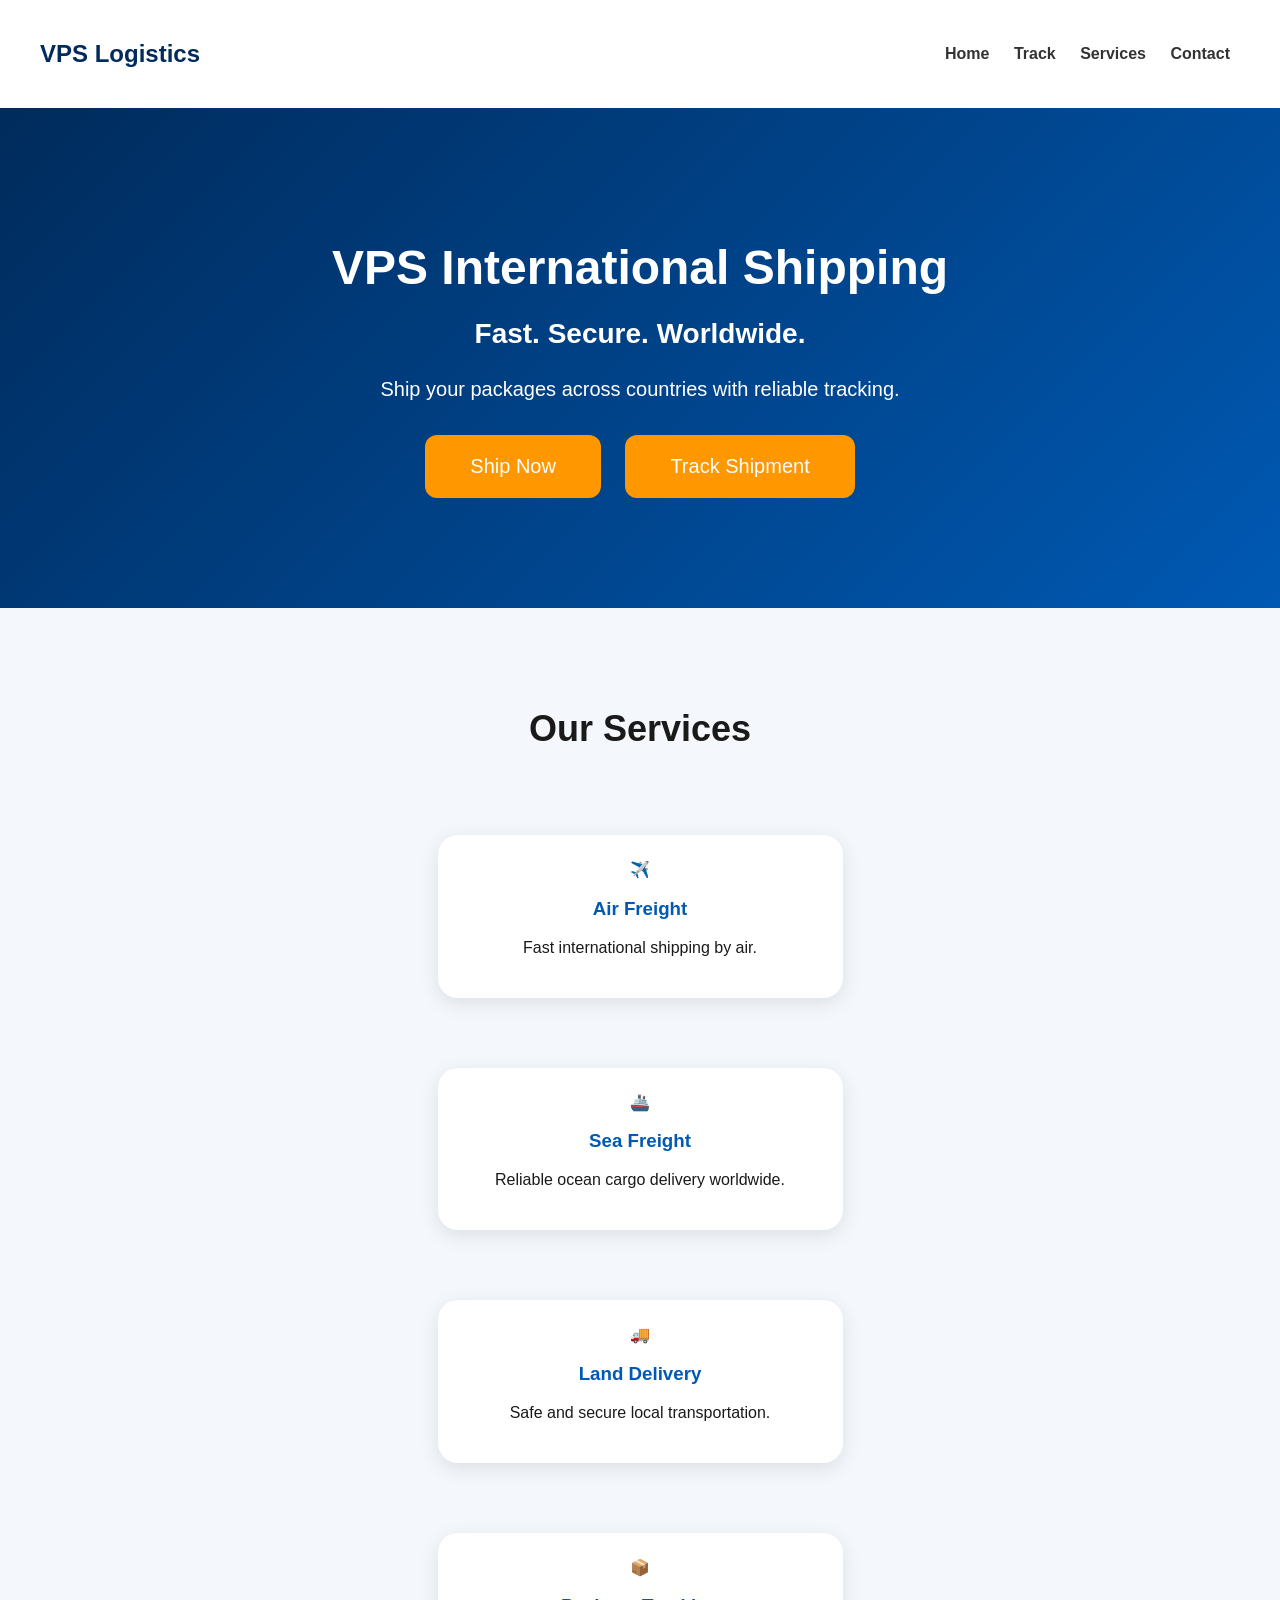
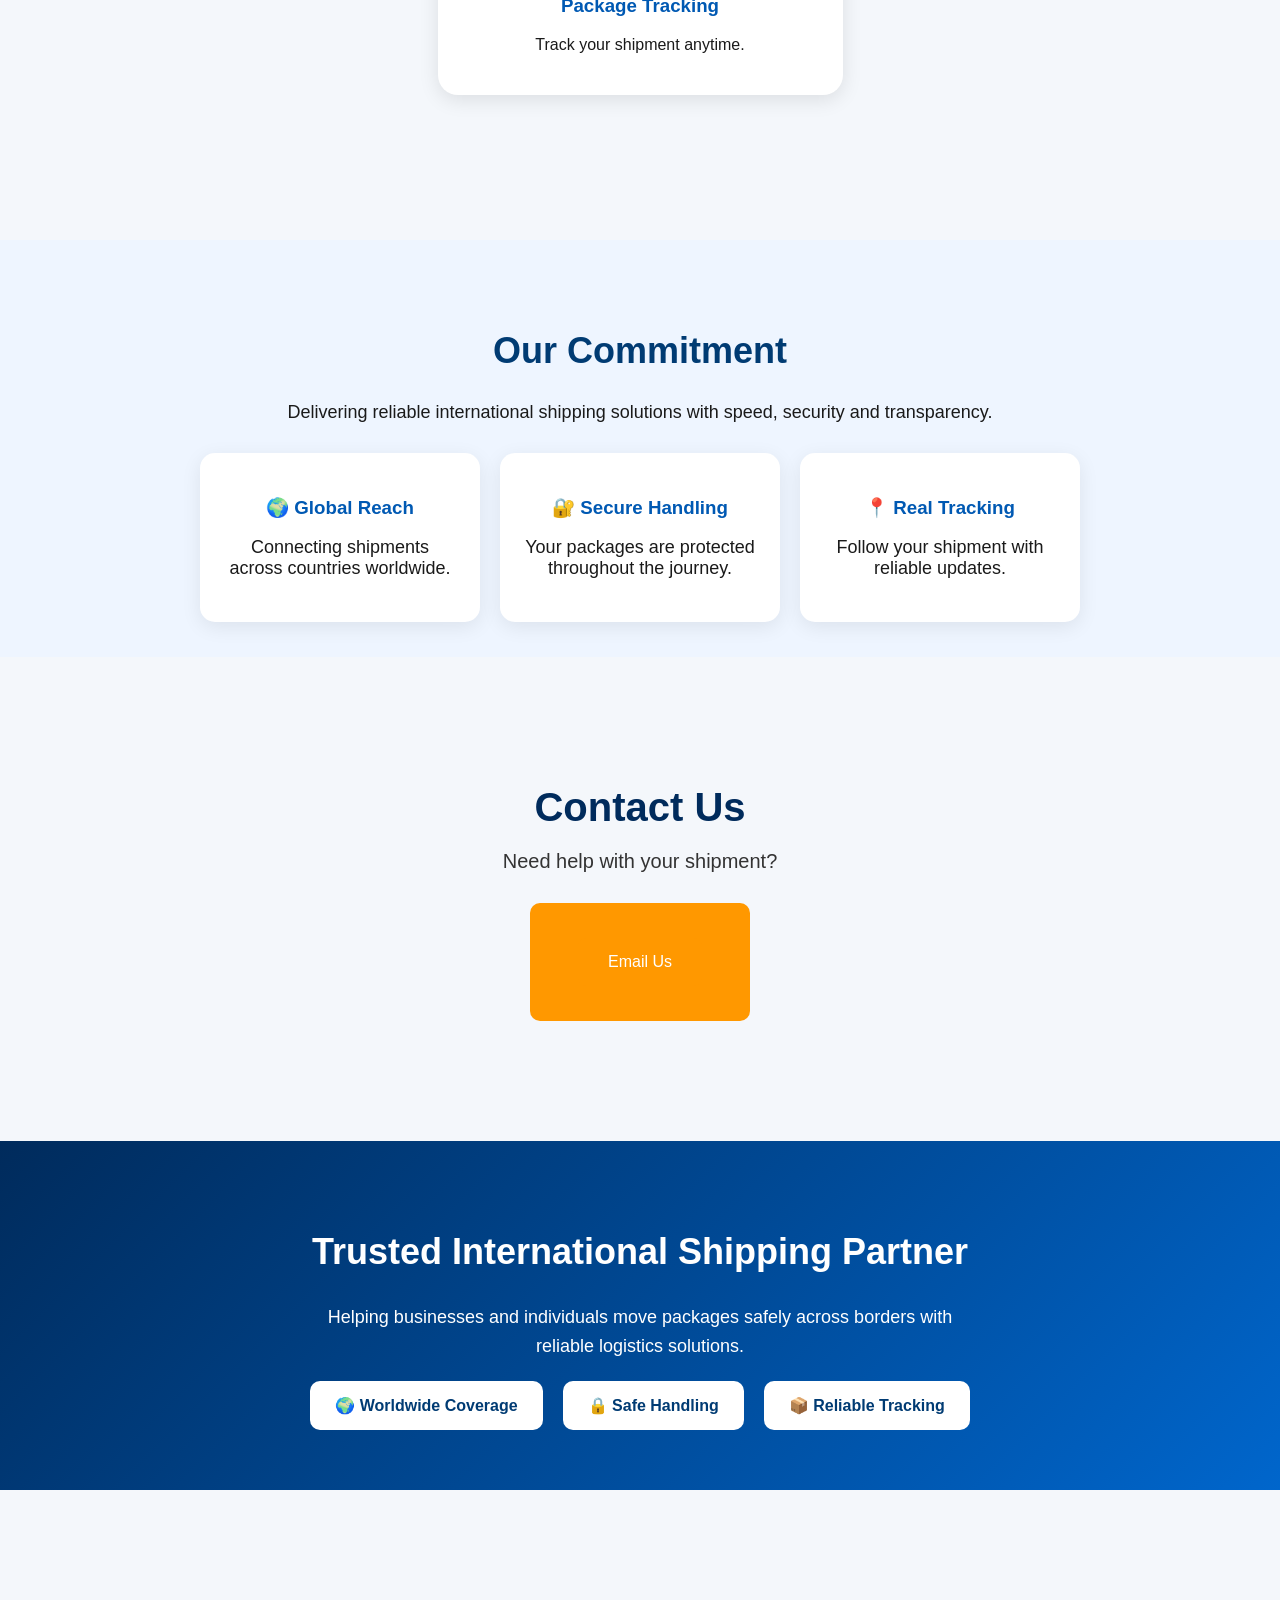
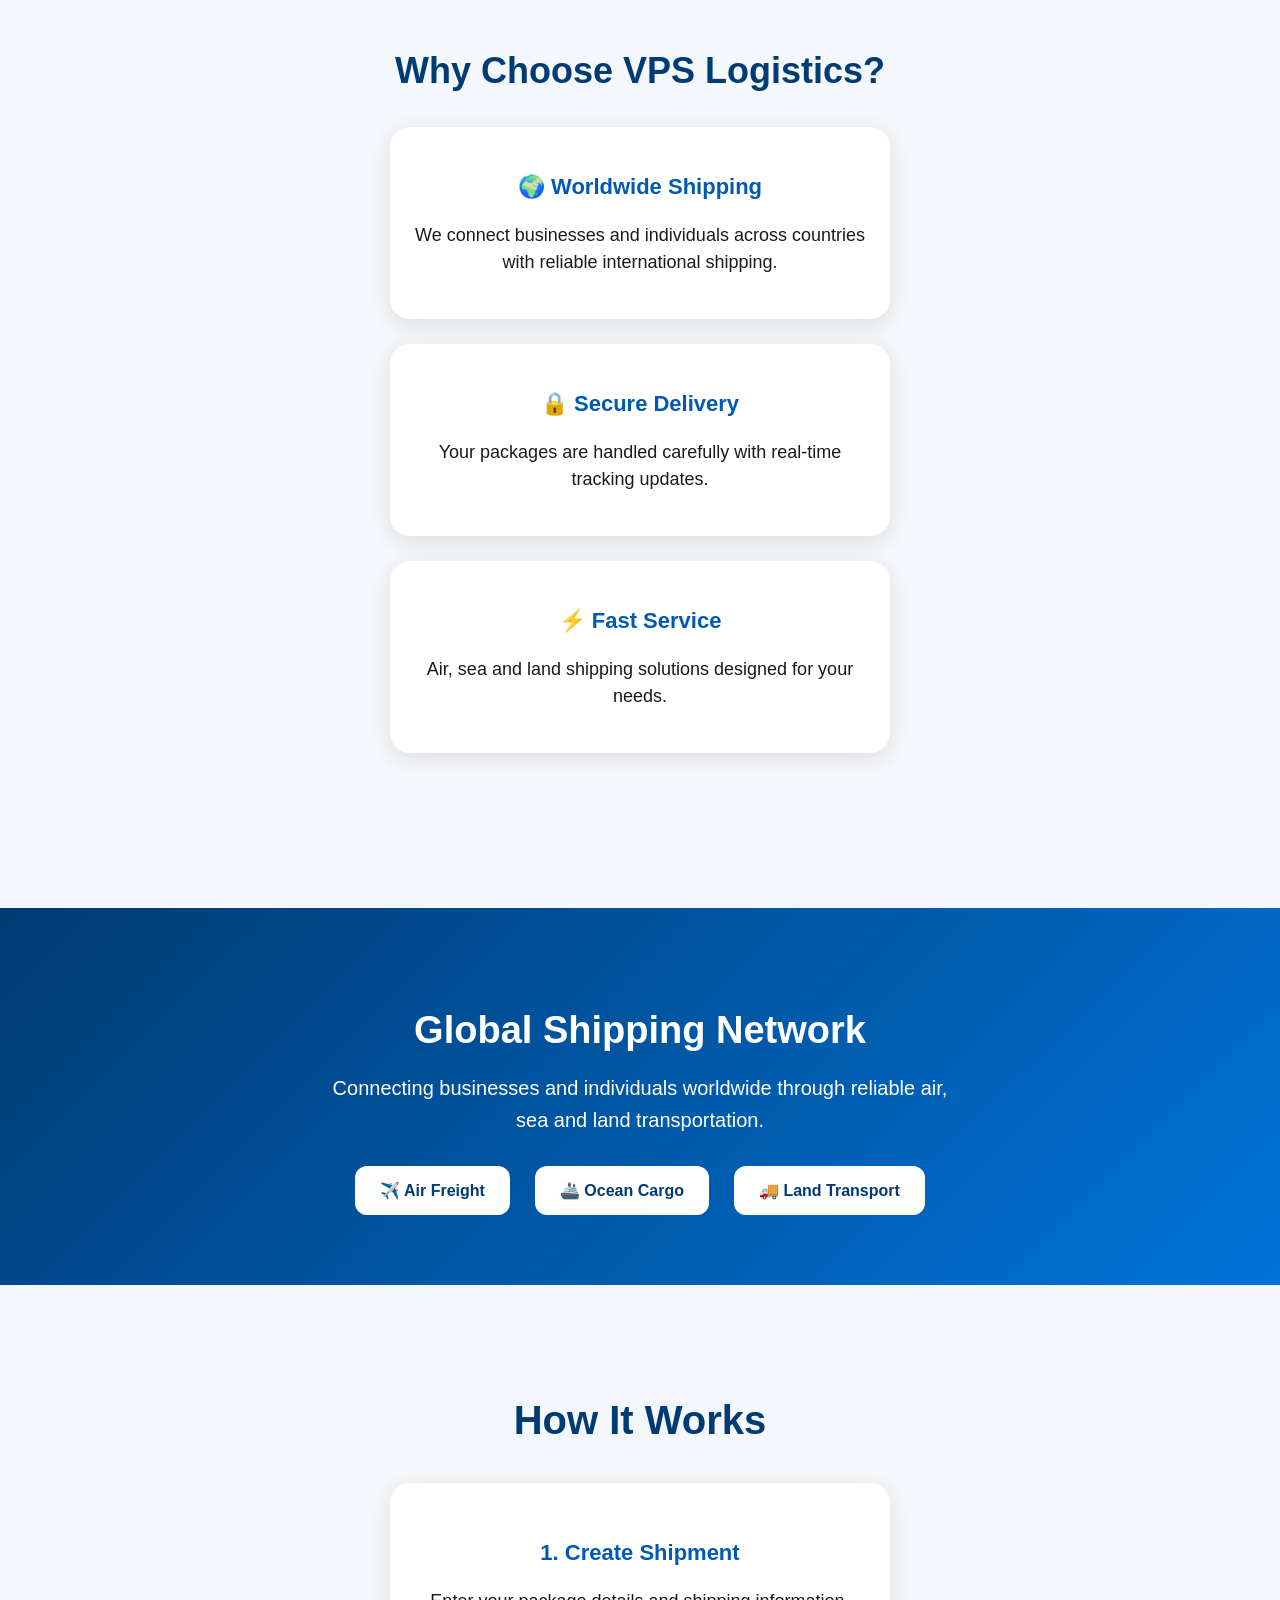
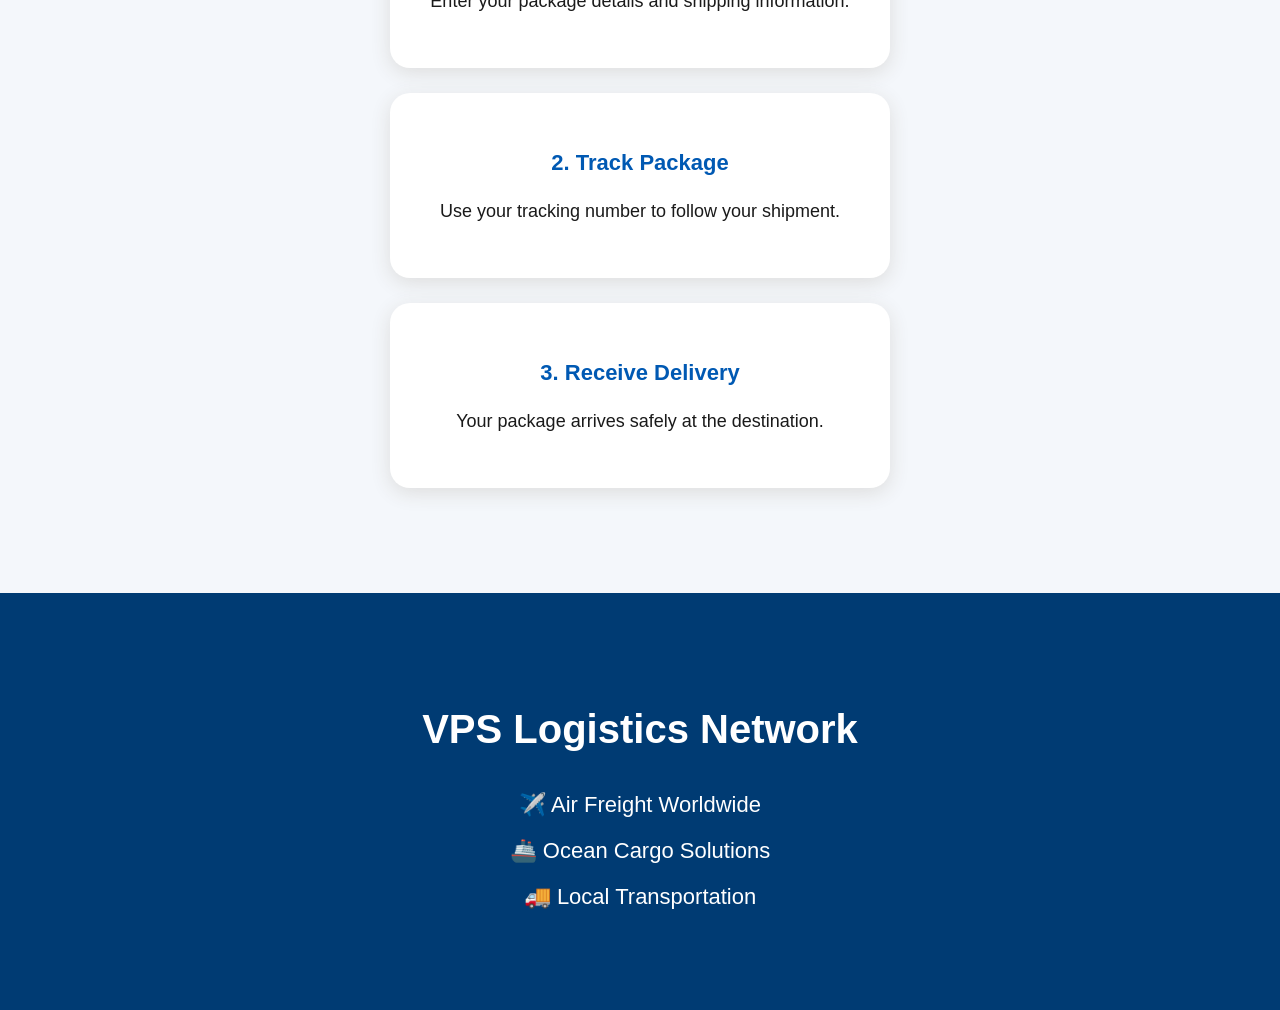
<file: index.html>
<!DOCTYPE html>
<html>

<head>
<title>VPS International Shipping</title>

<style>

*{
box-sizing:border-box;
}

body{
font-family: Arial, sans-serif;
margin:0;
padding:0;
background:#f4f7fb;
color:#1a1a1a;
}


.hero{
background:linear-gradient(135deg,#002b5c,#0059b3);
color:white;
padding:80px 20px;
text-align:center;
}


.hero h1{
font-size:42px;
margin-bottom:15px;
}


.hero h2{
font-size:25px;
}


.hero p{
font-size:18px;
max-width:600px;
margin:20px auto;
line-height:1.6;
}

.hero a{
    display:inline-block;
    padding:22px 50px;
    margin:15px;
    font-size:22px;
    border-radius:12px;
    font-weight:bold;
    text-decoration:none;
}

@media(max-width:600px){
.hero a{
    width:90%;
    padding:25px;
    font-size:24px;
}
}

 nav{
display:flex;
justify-content:space-between;
align-items:center;
padding:20px 40px;
background:white;
box-shadow:0 2px 10px rgba(0,0,0,0.1);
}

nav h2{
color:#002b5c;
}

nav a{
text-decoration:none;
margin:0 10px;
color:#333;
font-weight:bold;
}

nav a:hover{
color:#ff9800;
} 


button{
background:#ff9800;
color:white;
border:none;
padding:15px 30px;
margin:10px;
border-radius:8px;
font-size:16px;
cursor:pointer;
}


button:hover{
background:#e68900;
}


.services{
padding:30px 20px;
}


.services h2{
font-size:32px;
}


.service-box{
display:flex;
flex-wrap:wrap;
justify-content:center;
gap:20px;
}


.service-box div{
background:white;
width:280px;
padding:25px;
border-radius:15px;
box-shadow:0 5px 20px rgba(0,0,0,0.1);
}


.service-box h3{
color:#0059b3;
}

#contact{
    padding:70px 20px;
    text-align:center;
    background:#f4f7fb;
    margin-top:40px;
}

#contact h2{
    font-size:36px;
    color:#002b5c;
    margin-bottom:20px;
}

#contact p{
    font-size:20px;
    color:#333;
    margin-bottom:30px;
}

#contact a{
    display:inline-block;
    background:#ff9800;
    color:white;
    padding:15px 40px;
    border-radius:10px;
    text-decoration:none;
    font-size:18px;
}

  .services{
    padding-bottom:0px;
}

.services div{
    margin-bottom:15px;
}

#contact{
    margin-top:0;
    padding-top:10px;
}

/* BIGGER HOMEPAGE DESIGN */

.hero {
    padding: 120px 25px;
}

.hero h1 {
    font-size: 55px;
    margin-bottom: 20px;
}

.hero p {
    font-size: 22px;
}

.hero button {
    font-size: 20px;
    padding: 20px 45px;
    border-radius: 12px;
}


.services {
    padding: 70px 25px;
}

.services h2 {
    font-size: 42px;
}


.service-card {
    padding: 45px 30px;
    min-height: 250px;
    border-radius: 18px;
}


.service-card h3 {
    font-size: 28px;
}


.service-card p {
    font-size: 20px;
    line-height: 1.5;
}


.contact h2 {
    font-size: 42px;
}


.contact p {
    font-size: 22px;
}


.contact button {
    width: 250px;
    height: 70px;
    font-size: 20px;
}


/* MOBILE */
@media(max-width:600px){

.hero h1 {
    font-size: 40px;
}

.hero p {
    font-size: 19px;
}

.service-card {
    margin-bottom: 25px;
}

}

.services {
    display: grid;
    grid-template-columns: repeat(4, 1fr);
    gap: 25px;
    padding: 70px 40px;
}

.service-card {
    width: 100%;
    min-height: 230px;
}


#contact {
    padding: 60px 40px;
    text-align: center;
}


/* Mobile */
@media(max-width:900px){

.services {
    grid-template-columns: repeat(2, 1fr);
}

}


@media(max-width:600px){

.services {
    grid-template-columns: 1fr;
    padding: 40px 20px;
}

.service-card {
    min-height: 220px;
}

}

@media(max-width:600px){

.services{
    display:flex;
    flex-direction:column;
    padding:40px 20px;
}

.services h2{
    width:100%;
    text-align:center;
    font-size:36px;
    margin-bottom:35px;
}

.services > div{
    width:100%;
}

.service-card{
    width:100%;
    max-width:350px;
    margin:0 auto 25px;
}

#contact{
    margin-top:40px;
    text-align:center;
}

}

@media(max-width:600px){

.services{
    display:block !important;
}

.services h2{
    text-align:center;
    width:100%;
    margin-bottom:40px;
    font-size:36px;
}

.services .service-card,
.services div{
    margin-left:auto;
    margin-right:auto;
}

#contact{
    text-align:center;
    margin-top:70px;
    padding-bottom:50px;
}

}

.why,
.process,
.stats{
    padding:70px 20px;
    text-align:center;
}

.why h2,
.process h2,
.stats h2{
    font-size:36px;
    color:#003b73;
    margin-bottom:40px;
}

.why-box{
    background:white;
    padding:30px;
    margin:25px auto;
    max-width:400px;
    border-radius:15px;
    box-shadow:0 5px 20px #ddd;
}

.why-box h3{
    color:#0059b3;
    font-size:22px;
}

.stats{
    background:#003b73;
    color:white;
}

.stats h2{
    color:white;
}

.stats p{
    font-size:22px;
    margin:20px;
}

/* Bigger hero buttons */
.hero a{
    padding:25px 70px;
    font-size:26px;
    border-radius:15px;
    margin:20px;
}


/* Make sections wider on phone */
.why-box{
    width:85%;
    max-width:500px;
    padding:35px;
}


/* Bigger headings */
.why h2,
.process h2,
.stats h2{
    font-size:40px;
}


/* Make bottom network full width */
.stats{
    width:100%;
    padding:80px 20px;
}


/* Bigger text */
.why-box p{
    font-size:18px;
    line-height:1.5;
}


/* Mobile adjustment */
@media(max-width:600px){

.hero a{
    display:block;
    width:90%;
    margin:15px auto;
    font-size:24px;
}

.why-box{
    width:90%;
}

}

/* ===== CLEAN MOBILE & DESKTOP DESIGN ===== */

.hero{
    padding:100px 20px;
    text-align:center;
}

.hero h1{
    font-size:48px;
}

.hero h2{
    font-size:28px;
}

.hero p{
    font-size:20px;
}


/* BIG BUTTONS */
.hero a{
    display:inline-block;
    background:#ff9800;
    color:white;
    padding:25px 60px;
    margin:20px 10px;
    border-radius:15px;
    font-size:24px;
    font-weight:bold;
    text-decoration:none;
}


/* SERVICES */
.services{
    padding:70px 20px;
}

.services h2{
    font-size:40px;
    text-align:center;
}

.services div{
    max-width:500px;
    margin:25px auto;
    padding:35px;
    border-radius:20px;
}


/* CONTACT */
#contact{
    padding:80px 20px;
    text-align:center;
}

#contact h2{
    font-size:40px;
}

#contact a{
    display:inline-block;
    padding:25px 70px;
    font-size:22px;
}


/* WHY SECTION */
.why{
    padding:80px 20px;
    text-align:center;
}

.why h2{
    font-size:40px;
}

.why-box{
    width:90%;
    max-width:500px;
    margin:25px auto;
    padding:35px;
    border-radius:20px;
}


/* HOW IT WORKS */
.process{
    padding:80px 20px;
    text-align:center;
}

.process h2{
    font-size:40px;
}

.process-box{
    width:90%;
    max-width:500px;
    margin:25px auto;
    padding:35px;
    border-radius:20px;
}


/* NETWORK */
.network{
    width:100%;
    padding:80px 20px;
    text-align:center;
    background:#003b73;
    color:white;
}


@media(max-width:600px){

.hero h1{
    font-size:38px;
}

.hero a{
    display:block;
    width:90%;
    margin:15px auto;
    font-size:22px;
}

.services div,
.why-box,
.process-box{
    width:95%;
}

}

/* FINAL MOBILE FIX */

.services{
    text-align:center;
}

.services h2{
    width:100%;
    margin-bottom:40px;
}

.services div{
    width:90%;
    max-width:450px;
    margin:25px auto;
}


.network{
    width:90%;
    max-width:600px;
    margin:80px auto;
    border-radius:20px;
    padding:60px 20px;
}


.hero a{
    min-width:180px;
}


@media(max-width:600px){

.services{
    display:block;
}

.services h2{
    text-align:center;
    font-size:38px;
}

.services div{
    margin-left:auto;
    margin-right:auto;
}

.network{
    width:90%;
}

}

/* CLEAN MOBILE LAYOUT FIX */

.services{
    text-align:center;
    display:block;
}

.services h2{
    text-align:center;
    font-size:32px;
    margin-bottom:30px;
}

.services div{
    width:85%;
    max-width:400px;
    min-height:160px;
    margin:25px auto;
    padding:30px;
}


#contact{
    text-align:center;
    margin-top:60px;
}

#contact a{
    display:inline-block;
    width:220px;
    padding:25px;
    font-size:22px;
}


.why,
.how,
.network{
    width:90%;
    max-width:600px;
    margin:70px auto;
}


.why div,
.how div{
    width:85%;
    max-width:400px;
    min-height:160px;
    margin:25px auto;
    padding:30px;
}


.network{
    padding:50px 20px;
    border-radius:20px;
}


@media(max-width:600px){

body{
    overflow-x:hidden;
}

.hero h1{
    font-size:38px;
}

.hero a{
    width:220px;
    padding:25px;
    font-size:22px;
}

}

/* FINAL SIZE AND SPACING FIX */

.services div,
.why div,
.how div{
    width:90%;
    max-width:500px;
    min-height:120px;
    padding:25px;
}


.services h2,
.why h2,
.how h2{
    font-size:36px;
    margin-bottom:35px;
}


.why,
.how{
    margin-top:50px;
    margin-bottom:50px;
}


.network{
    width:90%;
    max-width:700px;
    min-height:250px;
    padding:60px 30px;
    margin:60px auto;
    text-align:center;
}


.network h2{
    font-size:35px;
}


@media(max-width:600px){

.services div,
.why div,
.how div{
    width:85%;
    min-height:130px;
}

.network{
    width:90%;
}

}

.trust-banner{
    background:linear-gradient(135deg,#002b5c,#0066cc);
    color:white;
    text-align:center;
    padding:60px 20px;
    margin:40px 0;
}

.trust-banner h2{
    color:white;
    font-size:36px;
}

.trust-banner p{
    max-width:650px;
    margin:20px auto;
    font-size:18px;
    line-height:1.6;
}

.trust-items{
    display:flex;
    justify-content:center;
    gap:20px;
    flex-wrap:wrap;
}

.trust-items span{
    background:white;
    color:#003b73;
    padding:15px 25px;
    border-radius:10px;
    font-weight:bold;
}


@media(max-width:600px){

.trust-banner h2{
    font-size:28px;
}

.trust-items span{
    width:90%;
}

}

#commitment{
    background:#eef5ff;
    text-align:center;
    padding:60px 20px;
}

#commitment h2{
    color:#003b73;
    font-size:36px;
}

#commitment p{
    font-size:18px;
}

.commitment-box{
    display:flex;
    justify-content:center;
    gap:20px;
    flex-wrap:wrap;
    margin-top:30px;
}

.commitment-box div{
    background:white;
    width:280px;
    padding:25px;
    border-radius:15px;
    box-shadow:0 5px 20px rgba(0,0,0,0.08);
}

.commitment-box h3{
    color:#0059b3;
}


@media(max-width:600px){

#commitment h2{
    font-size:30px;
}

.commitment-box div{
    width:90%;
}

}

.shipping-banner{
    background:linear-gradient(135deg,#003b73,#0074d9);
    color:white;
    text-align:center;
    padding:70px 20px;
    width:100%;
}

.shipping-banner h2{
    color:white;
    font-size:38px;
    margin-bottom:20px;
}

.shipping-banner p{
    font-size:20px;
    max-width:650px;
    margin:0 auto 30px;
    line-height:1.6;
}

.network-icons{
    display:flex;
    justify-content:center;
    gap:25px;
    flex-wrap:wrap;
}

.network-icons span{
    background:white;
    color:#003b73;
    padding:15px 25px;
    border-radius:12px;
    font-weight:bold;
}


@media(max-width:600px){

.shipping-banner h2{
    font-size:30px;
}

.network-icons span{
    width:90%;
}

}

#commitment{
    padding-bottom:35px !important;
}

#contact{
    padding-top:35px !important;
}

</style>

</head>


<body>

  <nav>
<h2>VPS Logistics</h2>

<div class="menu">
<a href="index.html">Home</a>
<a href="track.html">Track</a>
<a href="#services">Services</a>
<a href="#contact">Contact</a>
</div>

</nav>

<div class="hero">

<h1>VPS International Shipping</h1>

<h2>Fast. Secure. Worldwide.</h2>

<p>
Ship your packages across countries with reliable tracking.
</p>


<button onclick="window.location.href='add-delivery.html'">
Ship Now
</button>


<button onclick="window.location.href='track.html'">
Track Shipment
</button>


</div>

<section id="services" class="services">

<h2>Our Services</h2>

<div class="service-box">

<div>
✈️
<h3>Air Freight</h3>
<p>Fast international shipping by air.</p>
</div>

<div>
🚢
<h3>Sea Freight</h3>
<p>Reliable ocean cargo delivery worldwide.</p>
</div>

<div>
🚚
<h3>Land Delivery</h3>
<p>Safe and secure local transportation.</p>
</div>

<div>
📦
<h3>Package Tracking</h3>
<p>Track your shipment anytime.</p>
</div>

</div>

</section>

<section id="commitment">

<h2>Our Commitment</h2>

<p>
Delivering reliable international shipping solutions with speed, security and transparency.
</p>

<div class="commitment-box">

<div>
<h3>🌍 Global Reach</h3>
<p>Connecting shipments across countries worldwide.</p>
</div>

<div>
<h3>🔐 Secure Handling</h3>
<p>Your packages are protected throughout the journey.</p>
</div>

<div>
<h3>📍 Real Tracking</h3>
<p>Follow your shipment with reliable updates.</p>
</div>

</div>

</section>

<section id="contact">
<h2>Contact Us</h2>

<p>Need help with your shipment?</p>

<a href="https://mail.google.com/mail/?view=cm&fs=1&to=vpsdeliverycompany@gmail.com" target="_blank">
<button class="email-btn">Email Us</button>
</a>

</section>

<section class="trust-banner">

<h2>Trusted International Shipping Partner</h2>

<p>
Helping businesses and individuals move packages safely across borders with reliable logistics solutions.
</p>

<div class="trust-items">

<span>🌍 Worldwide Coverage</span>
<span>🔒 Safe Handling</span>
<span>📦 Reliable Tracking</span>

</div>

</section>

<section class="why">

<h2>Why Choose VPS Logistics?</h2>

<div class="why-box">
<h3>🌍 Worldwide Shipping</h3>
<p>We connect businesses and individuals across countries with reliable international shipping.</p>
</div>

<div class="why-box">
<h3>🔒 Secure Delivery</h3>
<p>Your packages are handled carefully with real-time tracking updates.</p>
</div>

<div class="why-box">
<h3>⚡ Fast Service</h3>
<p>Air, sea and land shipping solutions designed for your needs.</p>
</div>

</section>

<section class="shipping-banner">

<h2>Global Shipping Network</h2>

<p>
Connecting businesses and individuals worldwide through reliable air, sea and land transportation.
</p>

<div class="network-icons">
<span>✈️ Air Freight</span>
<span>🚢 Ocean Cargo</span>
<span>🚚 Land Transport</span>
</div>

</section>

<section class="process">

<h2>How It Works</h2>

<div class="why-box">
<h3>1. Create Shipment</h3>
<p>Enter your package details and shipping information.</p>
</div>

<div class="why-box">
<h3>2. Track Package</h3>
<p>Use your tracking number to follow your shipment.</p>
</div>

<div class="why-box">
<h3>3. Receive Delivery</h3>
<p>Your package arrives safely at the destination.</p>
</div>

</section>


<section class="stats">

<h2>VPS Logistics Network</h2>

<p>✈️ Air Freight Worldwide</p>
<p>🚢 Ocean Cargo Solutions</p>
<p>🚚 Local Transportation</p>

</section>

</body>

</html>
</file>
